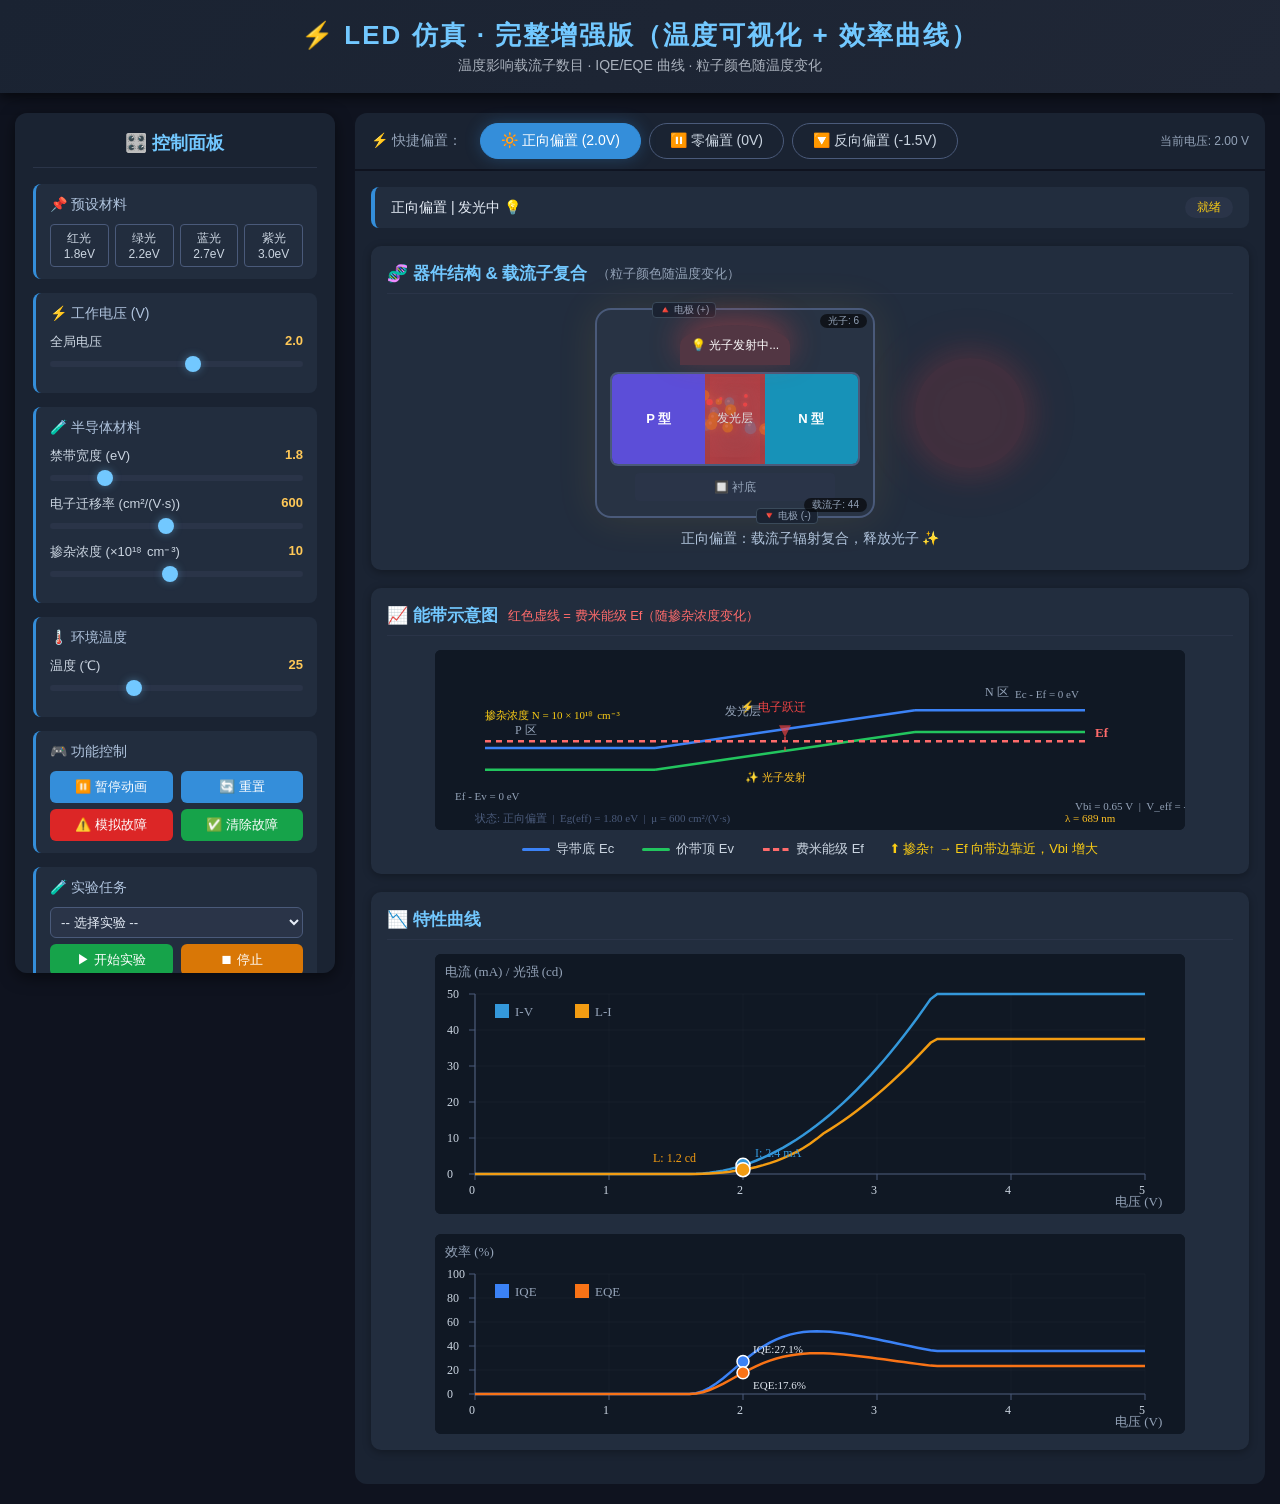
<file: index.html>
<!DOCTYPE html>
<html lang="zh-CN">
<head>
    <meta charset="UTF-8">
    <meta name="viewport" content="width=device-width, initial-scale=1.0">
    <title>LED 仿真 · 完整增强版（温度可视化+效率曲线）</title>
    <style>
        /* ===== 样式（与之前相同，略作调整以容纳新画布） ===== */
        * { margin:0; padding:0; box-sizing:border-box; font-family:"Microsoft Yahei","PingFang SC",sans-serif; }
        body { background-color:#0f131f; color:#e6edf7; }
        .page-header { background:linear-gradient(135deg,#1a2332,#202736); text-align:center; padding:18px 20px; box-shadow:0 4px 12px rgba(0,0,0,0.6); }
        .page-header h1 { font-size:26px; color:#72c8ff; letter-spacing:2px; }
        .page-header p { font-size:14px; opacity:0.7; margin-top:4px; }
        .main-container { display:flex; max-width:1700px; margin:20px auto; gap:20px; padding:0 15px; }
        .control-sidebar { width:320px; background-color:#1a2332; border-radius:12px; padding:18px; box-shadow:0 4px 16px rgba(0,0,0,0.5); position:sticky; top:20px; height:fit-content; flex-shrink:0; max-height:calc(100vh - 40px); overflow-y:auto; }
        .control-sidebar::-webkit-scrollbar { width:4px; }
        .control-sidebar::-webkit-scrollbar-thumb { background:#3a4456; border-radius:4px; }
        .control-title { font-size:18px; color:#72c8ff; text-align:center; padding-bottom:12px; border-bottom:1px solid #2a3448; margin-bottom:16px; font-weight:bold; }
        .control-group { background-color:#222d3e; padding:12px 14px; border-radius:8px; margin-bottom:14px; border-left:3px solid #348eda; }
        .group-title { font-size:14px; color:#b0c4de; margin-bottom:10px; display:flex; align-items:center; gap:6px; }
        .control-item { margin-bottom:10px; }
        .control-item label { font-size:13px; display:block; margin-bottom:2px; color:#cbd5e1; }
        .value-show { float:right; color:#ffc857; font-weight:bold; font-size:13px; }
        input[type="range"] { width:100%; height:6px; background:#2a3448; border-radius:3px; outline:none; -webkit-appearance:none; }
        input[type="range"]::-webkit-slider-thumb { -webkit-appearance:none; width:16px; height:16px; border-radius:50%; background:#72c8ff; cursor:pointer; box-shadow:0 0 8px rgba(114,200,255,0.4); }
        .btn-row { display:flex; gap:8px; flex-wrap:wrap; }
        .ctrl-btn { border:none; background:#348eda; color:#fff; padding:7px 12px; border-radius:6px; cursor:pointer; font-size:13px; transition:all 0.2s; flex:1; min-width:60px; }
        .ctrl-btn:hover { background:#2779bd; transform:translateY(-1px); box-shadow:0 0 12px rgba(52,142,218,0.3); }
        .ctrl-btn.warning { background:#d97706; }
        .ctrl-btn.warning:hover { background:#b45309; }
        .ctrl-btn.danger { background:#dc2626; }
        .ctrl-btn.danger:hover { background:#b91c1c; }
        .ctrl-btn.success { background:#16a34a; }
        .ctrl-btn.success:hover { background:#15803d; }
        .preset-row { display:flex; gap:6px; margin-top:6px; flex-wrap:wrap; }
        .preset-btn { flex:1; padding:5px 0; border:1px solid #4a5a7a; background:transparent; color:#cbd5e1; border-radius:4px; cursor:pointer; font-size:12px; transition:0.2s; text-align:center; }
        .preset-btn:hover { background:#2a3448; border-color:#72c8ff; color:#fff; }
        .preset-btn.active { border-color:#facc15; color:#facc15; }
        .data-group { background-color:#222d3e; padding:12px 14px; border-radius:8px; margin-bottom:14px; border-left:3px solid #facc15; }
        .data-line { font-size:13px; margin:4px 0; display:flex; justify-content:space-between; }
        .data-line span { color:#ffc857; font-weight:bold; }
        .data-line .label { color:#94a3b8; }
        .data-line .highlight { color:#ff6b6b; font-weight:bold; }
        .help-text { font-size:12px; color:#94a3b8; line-height:1.6; }
        .view-main { flex:1; display:flex; flex-direction:column; min-width:0; }
        .preset-nav { display:flex; gap:8px; background-color:#1a2332; padding:10px 16px; border-radius:12px 12px 0 0; margin-bottom:2px; flex-wrap:wrap; }
        .preset-nav .preset-label { font-size:14px; color:#94a3b8; margin-right:10px; align-self:center; }
        .preset-nav .preset-btn-nav { padding:8px 20px; border:1px solid #4a5a7a; background:transparent; color:#cbd5e1; border-radius:20px; cursor:pointer; font-size:14px; transition:0.3s; font-weight:500; }
        .preset-nav .preset-btn-nav:hover { background:#2a3448; border-color:#72c8ff; }
        .preset-nav .preset-btn-nav.active { background:#348eda; border-color:#348eda; color:#fff; box-shadow:0 0 16px rgba(52,142,218,0.3); }
        .view-content { background-color:#1a2332; border-radius:0 0 12px 12px; padding:16px; }
        .progress-bar { background:#222d3e; padding:10px 16px; border-radius:8px; border-left:4px #348eda solid; margin-bottom:18px; display:flex; justify-content:space-between; align-items:center; flex-wrap:wrap; }
        .progress-text { font-size:14px; }
        .experiment-indicator { font-size:12px; color:#facc15; background:#2a3448; padding:2px 12px; border-radius:12px; }
        .sim-section { background-color:#222d3e; padding:16px; border-radius:10px; margin-bottom:18px; box-shadow:0 2px 8px rgba(0,0,0,0.3); }
        .section-title { font-size:17px; color:#72c8ff; padding-bottom:8px; border-bottom:1px solid #2a3448; margin-bottom:14px; display:flex; align-items:center; gap:10px; flex-wrap:wrap; }
        .section-title small { font-size:13px; color:#94a3b8; font-weight:normal; }
        .sim-content { display:flex; flex-direction:column; align-items:center; }
        .led-full-display { display:flex; align-items:center; gap:40px; flex-wrap:wrap; justify-content:center; width:100%; }
        .led-package { width:280px; height:210px; border:2px solid #4a5a7a; border-radius:16px; background:rgba(255,255,255,0.03); display:flex; flex-direction:column; align-items:center; justify-content:space-around; padding:12px; position:relative; transition:box-shadow 0.3s; }
        .led-package.glow { box-shadow:0 0 40px rgba(255,200,50,0.1); }
        .electrode-top, .electrode-bottom { position:absolute; font-size:10px; color:#94a3b8; background:#1a2332; padding:0 6px; border-radius:4px; border:1px solid #3a4a5a; }
        .electrode-top { top:-8px; left:20%; }
        .electrode-bottom { bottom:-8px; right:20%; }
        .photon-area { width:110px; height:40px; border-radius:50% 50% 0 0; background:rgba(255,255,255,0.04); text-align:center; line-height:40px; font-size:12px; transition:all 0.3s; position:relative; z-index:2; }
        .carrier-wrap { position:relative; width:250px; height:94px; }
        .carrier-wrap canvas { position:absolute; top:0; left:0; width:250px; height:94px; background:transparent; }
        .led-pn { width:250px; height:94px; display:flex; border:2px solid #4a5a7a; border-radius:8px; overflow:hidden; position:relative; z-index:1; }
        .p-area { width:38%; background:#5c4ed8; display:flex; align-items:center; justify-content:center; font-size:13px; font-weight:bold; color:#fff; }
        .light-layer { width:24%; background:#4a5a7a; display:flex; align-items:center; justify-content:center; font-size:12px; transition:background 0.4s, box-shadow 0.4s; color:#ddd; }
        .light-layer.active { background:#fbbf24; box-shadow:inset 0 0 30px rgba(251,191,36,0.5); color:#000; }
        .n-area { width:38%; background:#1792b8; display:flex; align-items:center; justify-content:center; font-size:13px; font-weight:bold; color:#fff; }
        .substrate { width:200px; height:28px; background:#2a3448; border-radius:4px; text-align:center; line-height:28px; font-size:12px; color:#94a3b8; position:relative; z-index:2; }
        .photon-count, .carrier-label { position:absolute; font-size:10px; color:#94a3b8; background:rgba(0,0,0,0.6); padding:0 8px; border-radius:10px; z-index:3; }
        .photon-count { top:4px; right:6px; }
        .carrier-label { bottom:4px; right:6px; }
        #led-main { width:110px; height:110px; border-radius:50%; background:#111; transition:background 0.15s, box-shadow 0.15s, opacity 0.15s; position:relative; }
        #led-main::after { content:''; position:absolute; top:-20px; left:-20px; right:-20px; bottom:-20px; border-radius:50%; background:inherit; opacity:0.25; filter:blur(35px); animation:pulseGlow 2s ease-in-out infinite alternate; z-index:-1; }
        @keyframes pulseGlow { 0% { transform:scale(0.7); opacity:0.1; } 100% { transform:scale(1.4); opacity:0.5; } }
        .process-desc { margin-top:12px; font-size:14px; color:#b0c4de; text-align:center; min-height:24px; }
        canvas { display:block; background:#101824; border-radius:6px; max-width:100%; }
        .band-legend { display:flex; justify-content:center; gap:28px; margin-top:10px; font-size:13px; color:#cbd5e1; flex-wrap:wrap; }
        .band-legend .item { display:flex; align-items:center; gap:6px; }
        .band-legend .line-sample { width:28px; height:3px; border-radius:2px; }
        .band-legend .line-sample.dashed { height:0; border-top:3px dashed #ff6b6b; width:28px; }
        .curve-container { display:flex; flex-direction:column; gap:20px; width:100%; align-items:center; }
        .curve-row { display:flex; flex-wrap:wrap; justify-content:center; gap:20px; width:100%; }
        @media (max-width:1024px) { .main-container { flex-direction:column; } .control-sidebar { width:100%; position:static; max-height:none; overflow-y:visible; } .led-full-display { flex-direction:column; gap:20px; } }
        @media (max-width:600px) { .page-header h1 { font-size:18px; } .preset-nav .preset-btn-nav { padding:6px 12px; font-size:12px; } .led-package { width:100%; max-width:280px; } .carrier-wrap { width:100%; max-width:250px; } .led-pn { width:100%; max-width:250px; } .control-sidebar { padding:12px; } .band-legend { gap:14px; font-size:11px; } .curve-row { flex-direction:column; align-items:center; } }
        .fault-flash { animation:faultBlink 0.3s ease 3; }
        @keyframes faultBlink { 0%,100%{opacity:1;} 50%{opacity:0.1;} }
    </style>
</head>
<body>
    <header class="page-header">
        <h1>⚡ LED 仿真 · 完整增强版（温度可视化 + 效率曲线）</h1>
        <p>温度影响载流子数目 · IQE/EQE 曲线 · 粒子颜色随温度变化</p>
    </header>
    <div class="main-container">
        <!-- 左侧控制面板（新增温度因子显示） -->
        <aside class="control-sidebar">
            <div class="control-title">🎛️ 控制面板</div>
            <div class="control-group">
                <div class="group-title">📌 预设材料</div>
                <div class="preset-row">
                    <button class="preset-btn" data-eg="1.8">红光 1.8eV</button>
                    <button class="preset-btn" data-eg="2.2">绿光 2.2eV</button>
                    <button class="preset-btn" data-eg="2.7">蓝光 2.7eV</button>
                    <button class="preset-btn" data-eg="3.0">紫光 3.0eV</button>
                </div>
            </div>
            <div class="control-group">
                <div class="group-title">⚡ 工作电压 (V)</div>
                <div class="control-item">
                    <label>全局电压 <span class="value-show" id="volt-value">2.0</span></label>
                    <input type="range" id="volt-slider" min="-2" max="5" step="0.05" value="2.0">
                </div>
            </div>
            <div class="control-group">
                <div class="group-title">🧪 半导体材料</div>
                <div class="control-item">
                    <label>禁带宽度 (eV) <span class="value-show" id="band-value">1.8</span></label>
                    <input type="range" id="band-slider" min="1.4" max="3.4" step="0.02" value="1.8">
                </div>
                <div class="control-item">
                    <label>电子迁移率 (cm²/(V·s)) <span class="value-show" id="mobility-e-value">600</span></label>
                    <input type="range" id="mobility-e-slider" min="100" max="1200" step="50" value="600">
                </div>
                <div class="control-item">
                    <label>掺杂浓度 (×10¹⁸ cm⁻³) <span class="value-show" id="doping-value">10</span></label>
                    <input type="range" id="doping-slider" min="1" max="20" step="1" value="10">
                </div>
            </div>
            <div class="control-group">
                <div class="group-title">🌡️ 环境温度</div>
                <div class="control-item">
                    <label>温度 (℃) <span class="value-show" id="temp-value">25</span></label>
                    <input type="range" id="temp-slider" min="-20" max="120" step="1" value="25">
                </div>
            </div>
            <div class="control-group">
                <div class="group-title">🎮 功能控制</div>
                <div class="btn-row">
                    <button id="toggle-animation" class="ctrl-btn">⏸️ 暂停动画</button>
                    <button id="reset-btn" class="ctrl-btn">🔄 重置</button>
                </div>
                <div class="btn-row" style="margin-top:6px;">
                    <button id="fault-btn" class="ctrl-btn danger">⚠️ 模拟故障</button>
                    <button id="clear-fault" class="ctrl-btn success">✅ 清除故障</button>
                </div>
            </div>
            <div class="control-group">
                <div class="group-title">🧪 实验任务</div>
                <select id="experiment-select" style="width:100%;padding:6px;border-radius:6px;background:#2a3448;color:#e6edf7;border:1px solid #4a5a7a;">
                    <option value="none">-- 选择实验 --</option>
                    <option value="iv">伏安特性扫描 (I-V)</option>
                    <option value="li">光强-电流特性 (L-I)</option>
                    <option value="color">颜色-波长关系 (扫描Eg)</option>
                </select>
                <div class="btn-row" style="margin-top:6px;">
                    <button id="start-experiment" class="ctrl-btn success">▶ 开始实验</button>
                    <button id="stop-experiment" class="ctrl-btn warning">⏹ 停止</button>
                </div>
                <div id="experiment-status" style="font-size:12px;color:#94a3b8;margin-top:4px;">就绪</div>
            </div>
            <div class="control-group">
                <div class="group-title">💾 数据操作</div>
                <div class="btn-row">
                    <button id="export-csv" class="ctrl-btn">📊 导出 CSV</button>
                    <button id="export-screenshot" class="ctrl-btn">🖼️ 导出截图</button>
                </div>
            </div>
            <!-- 数据面板增强：温度因子和载流子浓度 -->
            <div class="data-group">
                <div class="group-title">📊 实时数据 & 效率</div>
                <div class="data-line"><span class="label">工作电流</span> <span id="current-data">0</span> mA</div>
                <div class="data-line"><span class="label">发光波长</span> <span id="wave-data">0</span> nm</div>
                <div class="data-line"><span class="label">发光强度</span> <span id="light-data">0</span> cd</div>
                <div class="data-line"><span class="label">热损耗</span> <span id="loss-data">0</span> %</div>
                <div class="data-line"><span class="label">偏置状态</span> <span id="bias-state">正向偏置</span></div>
                <div class="data-line" style="border-top:1px solid #2a3448;padding-top:4px;margin-top:4px;">
                    <span class="label">载流子数</span> <span id="carrier-count">0</span>
                </div>
                <!-- 新增温度影响因子 -->
                <div class="data-line" style="font-size:12px;color:#94a3b8;">
                    <span>🌡️ 温度注入因子</span> <span id="temp-inject-factor" style="color:#ff6b6b;">1.00</span>
                </div>
                <div class="data-line" style="border-top:1px solid #2a3448;padding-top:4px;margin-top:4px;">
                    <span class="label">内量子效率 (IQE)</span> <span id="iqe-data">0</span> %
                </div>
                <div class="data-line"><span class="label">外量子效率 (EQE)</span> <span id="eqe-data">0</span> %</div>
                <div class="data-line"><span class="label">电光转换效率 (WPE)</span> <span id="wpe-data">0</span> %</div>
                <div class="data-line" style="border-top:1px dashed #2a3448;padding-top:4px;margin-top:4px;font-size:13px;">
                    <span class="label" style="color:#ff6b6b;">🌡️ SRH温度倍率</span>
                    <span id="srh-temp-factor" style="color:#ff6b6b;font-weight:bold;">1.00x</span>
                </div>
                <div class="data-line" style="font-size:11px;color:#94a3b8;">
                    <span>辐射复合 R_rad</span> <span id="rrad-data" style="color:#3b82f6;">0</span>
                </div>
                <div class="data-line" style="font-size:11px;color:#94a3b8;">
                    <span>SRH复合 R_srh</span> <span id="rsrh-data" style="color:#dc2626;">0</span>
                </div>
                <div class="data-line" style="font-size:11px;color:#94a3b8;">
                    <span>俄歇复合 R_aug</span> <span id="raug-data" style="color:#a855f7;">0</span>
                </div>
                <div id="fault-warning" style="display:none;color:#dc2626;font-weight:bold;margin-top:4px;">🚨 故障激活！</div>
            </div>
            <div class="control-group">
                <div class="group-title">📖 使用说明</div>
                <div class="help-text">
                    • <b>温度因子</b> 影响载流子注入效率，低温粒子多且亮<br>
                    • <b>效率曲线</b> 显示 IQE/EQE 随电压变化<br>
                    • <b>粒子颜色</b> 随温度变化（暖色→冷色）<br>
                    • 拖动温度滑块，载流子数目和颜色同步响应
                </div>
            </div>
        </aside>

        <!-- 主视图 -->
        <div class="view-main">
            <div class="preset-nav">
                <span class="preset-label">⚡ 快捷偏置：</span>
                <button class="preset-btn-nav active" data-voltage="2.0">🔆 正向偏置 (2.0V)</button>
                <button class="preset-btn-nav" data-voltage="0">⏸️ 零偏置 (0V)</button>
                <button class="preset-btn-nav" data-voltage="-1.5">🔽 反向偏置 (-1.5V)</button>
                <span style="margin-left:auto;font-size:12px;color:#94a3b8;align-self:center;">当前电压: <span id="current-voltage-display">2.00</span> V</span>
            </div>
            <div class="view-content">
                <div class="progress-bar">
                    <span class="progress-text" id="progress-text">正向偏置 | 发光状态</span>
                    <span class="experiment-indicator" id="exp-indicator">就绪</span>
                </div>
                <!-- 结构 -->
                <section class="sim-section">
                    <h2 class="section-title">🧬 器件结构 & 载流子复合 <small>（粒子颜色随温度变化）</small></h2>
                    <div class="sim-content">
                        <div class="led-full-display">
                            <div class="led-package" id="package-main">
                                <span class="electrode-top">🔺 电极 (+)</span>
                                <span class="electrode-bottom">🔻 电极 (-)</span>
                                <div class="photon-area" id="photon-main">💡 光子发射区</div>
                                <div class="carrier-wrap">
                                    <canvas id="carrier-main" width="250" height="94"></canvas>
                                    <div class="led-pn">
                                        <div class="p-area">P 型</div>
                                        <div class="light-layer" id="light-layer-main">发光层</div>
                                        <div class="n-area">N 型</div>
                                    </div>
                                </div>
                                <div class="substrate">🔲 衬底</div>
                                <span class="photon-count" id="photon-count-main">光子: 0</span>
                                <span class="carrier-label" id="carrier-label-main">载流子: 0</span>
                            </div>
                            <div id="led-main"></div>
                        </div>
                        <p class="process-desc" id="desc-main">正向偏置：载流子辐射复合，释放光子</p>
                    </div>
                </section>
                <!-- 能带图 -->
                <section class="sim-section">
                    <h2 class="section-title">📈 能带示意图 <small style="color:#ff6b6b;">红色虚线 = 费米能级 Ef（随掺杂浓度变化）</small></h2>
                    <div class="sim-content">
                        <canvas id="band-main" width="750" height="180"></canvas>
                        <div class="band-legend">
                            <span class="item"><span class="line-sample" style="background:#3b82f6;"></span> 导带底 Ec</span>
                            <span class="item"><span class="line-sample" style="background:#22c55e;"></span> 价带顶 Ev</span>
                            <span class="item"><span class="line-sample dashed"></span> 费米能级 Ef</span>
                            <span class="item" style="color:#facc15;">⬆ 掺杂↑ → Ef 向带边靠近，Vbi 增大</span>
                        </div>
                    </div>
                </section>
                <!-- 曲线区域：I-V/L-I + 效率曲线 -->
                <section class="sim-section">
                    <h2 class="section-title">📉 特性曲线</h2>
                    <div class="sim-content">
                        <div class="curve-container">
                            <!-- I-V & L-I -->
                            <div class="curve-row">
                                <canvas id="chart-main" width="750" height="260"></canvas>
                            </div>
                            <!-- 效率曲线 (IQE/EQE vs V) -->
                            <div class="curve-row">
                                <canvas id="efficiency-chart" width="750" height="200"></canvas>
                            </div>
                        </div>
                    </div>
                </section>
            </div>
        </div>
    </div>

    <script>
        // =====================================================================
        //  完整增强版：温度影响载流子数目（粒子生成速率 + 颜色）
        //  新增效率曲线 (IQE/EQE vs Voltage)
        // =====================================================================

        // ---- DOM 引用 ----
        const voltSlider = document.getElementById('volt-slider');
        const voltValue = document.getElementById('volt-value');
        const bandSlider = document.getElementById('band-slider');
        const bandValue = document.getElementById('band-value');
        const tempSlider = document.getElementById('temp-slider');
        const tempValue = document.getElementById('temp-value');
        const mobilityESlider = document.getElementById('mobility-e-slider');
        const mobilityEValue = document.getElementById('mobility-e-value');
        const dopingSlider = document.getElementById('doping-slider');
        const dopingValue = document.getElementById('doping-value');

        const currentData = document.getElementById('current-data');
        const waveData = document.getElementById('wave-data');
        const lightData = document.getElementById('light-data');
        const lossData = document.getElementById('loss-data');
        const biasState = document.getElementById('bias-state');
        const carrierCountEl = document.getElementById('carrier-count');
        const iqeData = document.getElementById('iqe-data');
        const eqeData = document.getElementById('eqe-data');
        const wpeData = document.getElementById('wpe-data');
        const rradData = document.getElementById('rrad-data');
        const rsrhData = document.getElementById('rsrh-data');
        const raugData = document.getElementById('raug-data');
        const srhTempFactor = document.getElementById('srh-temp-factor');
        const tempInjectFactor = document.getElementById('temp-inject-factor');
        const faultWarning = document.getElementById('fault-warning');
        const currentVoltageDisplay = document.getElementById('current-voltage-display');

        const resetBtn = document.getElementById('reset-btn');
        const toggleAnim = document.getElementById('toggle-animation');
        const faultBtn = document.getElementById('fault-btn');
        const clearFault = document.getElementById('clear-fault');

        const exportCsv = document.getElementById('export-csv');
        const exportScreenshot = document.getElementById('export-screenshot');

        const experimentSelect = document.getElementById('experiment-select');
        const startExp = document.getElementById('start-experiment');
        const stopExp = document.getElementById('stop-experiment');
        const expStatus = document.getElementById('experiment-status');

        const presetBtns = document.querySelectorAll('.preset-btn-nav');
        const materialPresets = document.querySelectorAll('.preset-btn');

        // 画布
        const carrierCanvas = document.getElementById('carrier-main');
        const carrierCtx = carrierCanvas.getContext('2d');
        const bandCanvas = document.getElementById('band-main');
        const bandCtx = bandCanvas.getContext('2d');
        const chartCanvas = document.getElementById('chart-main');
        const chartCtx = chartCanvas.getContext('2d');
        const effChartCanvas = document.getElementById('efficiency-chart');
        const effChartCtx = effChartCanvas.getContext('2d');

        const ledEl = document.getElementById('led-main');
        const photonArea = document.getElementById('photon-main');
        const lightLayer = document.getElementById('light-layer-main');
        const packageEl = document.getElementById('package-main');
        const photonCount = document.getElementById('photon-count-main');
        const carrierLabel = document.getElementById('carrier-label-main');
        const descEl = document.getElementById('desc-main');
        const progressText = document.getElementById('progress-text');
        const expIndicator = document.getElementById('exp-indicator');

        // ---- 仿真参数 ----
        const simParam = {
            voltage: 2.0,
            bandGap: 1.8,
            temp: 25,
            mobilityE: 600,
            doping: 10,
            current: 0,
            wavelength: 0,
            lightIntensity: 0,
            heatLoss: 0,
            isAnimRun: true,
            faultActive: false,
            faultType: 'none'
        };

        let particles = [];
        let photons = [];
        const H_CONST = 1240;
        const V_ON = 1.6;
        const X_MAX = 5;
        const Y_MAX = 50;
        let frameCount = 0;

        // ---- 工具函数 ----
        function getBiasStatus(v) {
            if (v < -0.1) return "反向偏置";
            if (v > 0.1) return "正向偏置";
            return "零偏置";
        }

        function getEmissionColor(wavelength, alpha = 1) {
            const w = wavelength || 580;
            let r, g, b;
            if (w >= 620) { r = 239; g = 68; b = 68; }
            else if (w >= 570) { r = 249; g = 115; b = 22; }
            else if (w >= 495) { r = 34; g = 197; b = 94; }
            else if (w >= 450) { r = 59; g = 130; b = 246; }
            else { r = 168; g = 85; b = 247; }
            return `rgba(${r},${g},${b},${alpha})`;
        }
        function getEmissionColorHex(wavelength) {
            const w = wavelength || 580;
            if (w >= 620) return '#ef4444';
            if (w >= 570) return '#f97316';
            if (w >= 495) return '#22c55e';
            if (w >= 450) return '#3b82f6';
            return '#a855f7';
        }
        function getEffectiveBandGap() {
            let eg = simParam.bandGap;
            eg -= (simParam.temp - 25) * 0.0002;
            return Math.max(1.0, eg);
        }

        // ---- 电流与光强基础计算 ----
        function calcPoint(v) {
            const tempFactor = 1 + (simParam.temp - 25) * 0.012;
            const mobilityFactor = Math.pow(simParam.mobilityE / 600, 1.5);
            const dopingFactor = simParam.doping / 10;
            const materialFactor = mobilityFactor * dopingFactor;
            let i = 0;
            let faultLimit = 1;
            if (simParam.faultActive && simParam.faultType === 'overcurrent') faultLimit = 0.3;
            if (v >= V_ON) {
                i = Math.pow(v - V_ON, 2) * 15 * tempFactor * materialFactor * faultLimit;
            }
            i = Math.min(i, Y_MAX);
            const lossFactor = Math.max(0, 1 - (simParam.temp / 150));
            const saturation = 0.6 + 0.4 * Math.min(i / 15, 1);
            let l = i * lossFactor * saturation * 0.9;
            if (simParam.faultActive && simParam.faultType === 'overtemp') l *= 0.2;
            return { v, i, l };
        }

        // ---- ABC 效率计算 ----
        function calcEfficiency(current, temp) {
            const n = current / 15;
            if (n < 1e-6) return { iqe: 0, eqe: 0, Rrad: 0, Rsrh: 0, Raug: 0, A: 0, B: 0, C: 0, srhFactor: 1 };

            const T = temp + 273.15;
            const T0 = 298.15;
            const dT = T - T0;

            const srhFactor = Math.exp(dT / 50);

            const A = 0.5 * srhFactor;
            const B = 1.2 * (1 - 0.002 * dT);
            const C = 0.6 * (1 + 0.005 * dT);

            const Rrad = B * n * n;
            const Rsrh = A * n;
            const Raug = C * n * n * n;
            const total = Rrad + Rsrh + Raug;
            const iqe = (total > 0) ? (Rrad / total) * 100 : 0;

            const extraction = 0.65 - 0.001 * dT / 50;
            const eqe = iqe * Math.max(0.3, Math.min(0.85, extraction));

            return { iqe, eqe, Rrad, Rsrh, Raug, A, B, C, srhFactor };
        }

        // ---- 计算效率曲线数据（用于画图） ----
        function calcEfficiencyCurve() {
            const data = [];
            for (let v = 0; v <= X_MAX; v += 0.1) {
                const pt = calcPoint(v);
                const eff = calcEfficiency(pt.i, simParam.temp);
                data.push({ v: v, iqe: eff.iqe, eqe: eff.eqe });
            }
            return data;
        }

        // ---- 主仿真计算 ----
        function calcSimulation() {
            const egEff = getEffectiveBandGap();
            simParam.wavelength = Math.round(H_CONST / egEff);
            const pt = calcPoint(simParam.voltage);
            simParam.current = parseFloat(pt.i.toFixed(2));

            const rawLight = parseFloat(pt.l.toFixed(2));

            const eff = calcEfficiency(simParam.current, simParam.temp);
            const iqe = eff.iqe;
            const eqe = eff.eqe;

            srhTempFactor.innerText = eff.srhFactor.toFixed(2) + 'x';
            // 温度注入因子（用于粒子生成）
            const injectFactor = 1 - 0.004 * (simParam.temp - 25);
            const clampedFactor = Math.max(0.3, Math.min(1.5, injectFactor));
            tempInjectFactor.innerText = clampedFactor.toFixed(2);

            const iqeFactor = iqe / 55;
            let faultFactor = 1;
            if (simParam.faultActive && simParam.faultType === 'overtemp') faultFactor = 0.2;
            if (simParam.faultActive && simParam.faultType === 'overcurrent') faultFactor = 0.5;
            simParam.lightIntensity = parseFloat((rawLight * iqeFactor * faultFactor).toFixed(2));

            const nonRadiative = 100 - iqe;
            const tempLoss = Math.round((simParam.temp / 120) * 50);
            simParam.heatLoss = Math.min(95, Math.round(nonRadiative * 0.5 + tempLoss * 0.5));

            const pElec = simParam.voltage * simParam.current / 1000;
            const pOpt = simParam.lightIntensity * 0.01;
            const extractionEfficiency = 0.65;
            const wallPlugLoss = 0.85;
            let wpe = (pElec > 0) ? (pOpt / pElec) * 100 * extractionEfficiency * wallPlugLoss : 0;
            wpe = Math.min(wpe, 65);

            iqeData.innerText = iqe.toFixed(1);
            eqeData.innerText = eqe.toFixed(1);
            wpeData.innerText = wpe.toFixed(1);
            rradData.innerText = eff.Rrad.toFixed(3);
            rsrhData.innerText = eff.Rsrh.toFixed(3);
            raugData.innerText = eff.Raug.toFixed(3);

            biasState.innerText = getBiasStatus(simParam.voltage);
            currentVoltageDisplay.innerText = simParam.voltage.toFixed(2);
            updateDataView();
            updateDescAndProgress();
            updateLedEffect();
            drawAllChart();
            drawEfficiencyChart();
            drawAllBand();

            if (simParam.faultActive) {
                faultWarning.style.display = 'block';
                faultWarning.innerText = simParam.faultType === 'overcurrent' ? '🚨 过流故障！电流受限' : '🚨 过热故障！亮度骤降';
            } else {
                faultWarning.style.display = 'none';
            }
        }

        function updateDataView() {
            currentData.innerText = simParam.current;
            waveData.innerText = simParam.wavelength;
            lightData.innerText = simParam.lightIntensity;
            lossData.innerText = simParam.heatLoss;
            carrierCountEl.innerText = particles.length;
        }

        function updateDescAndProgress() {
            const v = simParam.voltage;
            const expText = simParam.faultActive ? '⚠️ 故障' : '就绪';
            expIndicator.innerText = expText;
            if (v < -0.1) {
                descEl.innerText = "反向偏置：势垒大幅加宽，载流子无法导通";
                progressText.innerText = '反向偏置 | 截止';
            } else if (v >= -0.1 && v <= 0.1) {
                descEl.innerText = "零偏置：内建势垒存在，能带弯曲，无净电流";
                progressText.innerText = '零偏置 | 内建电场';
            } else if (v >= V_ON) {
                descEl.innerText = "正向偏置：载流子辐射复合，释放光子 ✨";
                progressText.innerText = '正向偏置 | 发光中 💡';
            } else {
                descEl.innerText = "正向低压：尚未克服内建电势，电流较小";
                progressText.innerText = '正向偏置（低压）| 微弱发光';
            }
            carrierLabel.innerText = `载流子: ${particles.length}`;
            photonCount.innerText = `光子: ${photons.length}`;
        }

        // ---- LED 发光 ----
        let breathPhase = 0;
        function updateLedEffect() {
            const v = simParam.voltage;
            const wave = simParam.wavelength;
            const color = getEmissionColorHex(wave);
            breathPhase += 0.03;
            const breath = 0.7 + 0.3 * Math.sin(breathPhase);
            const isFault = simParam.faultActive;
            if (v >= V_ON && simParam.isAnimRun && !isFault) {
                const intensity = Math.min(1, simParam.lightIntensity / 20) * breath;
                const alpha = 0.3 + 0.7 * intensity;
                const r = parseInt(color.slice(1,3),16), g = parseInt(color.slice(3,5),16), b = parseInt(color.slice(5,7),16);
                const bg = `rgba(${r},${g},${b},${alpha})`;
                ledEl.style.background = bg;
                const glowSize = 20 + 30 * intensity;
                ledEl.style.boxShadow = `0 0 ${glowSize}px ${glowSize/2}px ${color}40, 0 0 ${glowSize*2}px ${glowSize/3}px ${color}20`;
                ledEl.style.opacity = Math.min(1, 0.4 + 0.6 * intensity);
                photonArea.style.background = `rgba(${r},${g},${b},${0.2 + 0.3 * intensity})`;
                photonArea.style.boxShadow = `0 -8px 30px ${color}60`;
                photonArea.style.color = '#fff';
                photonArea.innerHTML = '💡 光子发射中...';
                lightLayer.style.background = `rgba(${r},${g},${b},${0.5 + 0.5 * intensity})`;
                lightLayer.style.boxShadow = `inset 0 0 30px ${color}60`;
                packageEl.classList.add('glow');
            } else if (isFault) {
                ledEl.style.background = '#333';
                ledEl.style.boxShadow = '0 0 20px red';
                ledEl.style.opacity = '0.3';
                photonArea.style.background = 'rgba(255,0,0,0.2)';
                photonArea.style.boxShadow = '0 0 30px red';
                photonArea.style.color = '#ff6b6b';
                photonArea.innerHTML = '⚠️ 故障模式';
                lightLayer.style.background = '#4a2a2a';
                lightLayer.style.boxShadow = 'inset 0 0 30px rgba(255,0,0,0.3)';
                packageEl.classList.add('glow');
            } else {
                ledEl.style.background = '#111';
                ledEl.style.boxShadow = 'none';
                ledEl.style.opacity = '0.2';
                photonArea.style.background = 'rgba(255,255,255,0.04)';
                photonArea.style.boxShadow = 'none';
                photonArea.style.color = '#94a3b8';
                photonArea.innerHTML = '🌑 无光子发射';
                lightLayer.style.background = '#4a5a7a';
                lightLayer.style.boxShadow = 'none';
                packageEl.classList.remove('glow');
            }
        }

        // ---- 粒子动画（增强温度影响） ----
        function spawnParticle() {
            const v = simParam.voltage;
            const isForward = v >= V_ON;
            const isZero = v >= -0.1 && v <= 0.1;
            const isReverse = v < -0.1;
            const fault = simParam.faultActive;
            const mobilityFactor = simParam.mobilityE / 600;

            // 温度注入因子（低温粒子多，高温粒子少）
            const injectFactor = 1 - 0.004 * (simParam.temp - 25);
            const clampedFactor = Math.max(0.3, Math.min(1.5, injectFactor));

            let rate = 0;
            if (isForward && !fault) {
                rate = 0.2 + 0.6 * Math.pow(mobilityFactor, 1.5) * (simParam.doping / 10) * clampedFactor;
            } else if (isZero) {
                rate = 0.05 * clampedFactor;
            } else if (isReverse) {
                rate = 0.02 * clampedFactor;
            }
            if (fault) rate *= 0.1;
            if (Math.random() < rate && simParam.isAnimRun) {
                const fromP = Math.random() < 0.5;
                const x = fromP ? 20 + Math.random() * 30 : 190 + Math.random() * 30;
                const y = 20 + Math.random() * 50;
                const baseSpeed = 1.0 + 2.0 * mobilityFactor;
                const vx = fromP ? (baseSpeed + Math.random() * 0.8) : (-baseSpeed - Math.random() * 0.8);
                const vy = (Math.random() - 0.5) * 0.8;
                const size = 3 + Math.random() * 3;
                const type = fromP ? 'hole' : 'electron';
                // 存储温度因子以便绘制颜色
                const tempColorFactor = clampedFactor;
                particles.push({ x, y, vx, vy, size, type, life: 1, maxLife: 100 + Math.random() * 150, tempFactor: tempColorFactor });
            }
            if (isForward && simParam.isAnimRun && !fault) {
                const photonRate = Math.max(0, simParam.lightIntensity / 15);
                if (Math.random() < photonRate) {
                    const wave = simParam.wavelength;
                    const color = getEmissionColor(wave, 0.9);
                    const angle = -Math.PI/2 + (Math.random()-0.5)*1.2;
                    const speed = 0.8 + Math.random()*1.5;
                    photons.push({
                        x: 120 + (Math.random()-0.5)*20,
                        y: 35 + (Math.random()-0.5)*10,
                        vx: Math.cos(angle)*speed*0.8,
                        vy: Math.sin(angle)*speed - 0.5,
                        size: 2 + Math.random()*4,
                        life: 1,
                        color: color,
                        decay: 0.005 + Math.random()*0.008
                    });
                }
            }
        }

        function updateParticles() {
            const v = simParam.voltage;
            const isForward = v >= V_ON;
            const isReverse = v < -0.1;
            const fault = simParam.faultActive;
            const mobilityFactor = simParam.mobilityE / 600;
            for (let i = particles.length - 1; i >= 0; i--) {
                const p = particles[i];
                if (isReverse) {
                    p.vx += (p.x < 120 ? -0.05 : 0.05);
                } else if (isForward && !fault) {
                    const accel = 0.03 * mobilityFactor;
                    p.vx += (p.x < 120 ? accel : -accel);
                }
                const thermalNoise = 0.05 + 0.05 * mobilityFactor;
                p.vx += (Math.random() - 0.5) * thermalNoise;
                p.vy += (Math.random() - 0.5) * thermalNoise;
                const maxSpeed = isForward ? (1.5 + 2.5 * mobilityFactor) : 1.2;
                const sp = Math.sqrt(p.vx*p.vx + p.vy*p.vy);
                if (sp > maxSpeed) { p.vx = (p.vx/sp)*maxSpeed; p.vy = (p.vy/sp)*maxSpeed; }
                p.x += p.vx;
                p.y += p.vy;
                if (p.x < 5) { p.x = 5; p.vx *= -0.5; }
                if (p.x > 235) { p.x = 235; p.vx *= -0.5; }
                if (p.y < 5) { p.y = 5; p.vy *= -0.5; }
                if (p.y > 85) { p.y = 85; p.vy *= -0.5; }
                const recombinationProb = 0.01 + 0.03 * (simParam.current / 10) * mobilityFactor;
                if (p.x > 100 && p.x < 140 && isForward && simParam.isAnimRun && !fault) {
                    if (Math.random() < recombinationProb) {
                        const wave = simParam.wavelength;
                        const color = getEmissionColor(wave, 0.9);
                        for (let k=0; k<2; k++) {
                            const angle = -Math.PI/2 + (Math.random()-0.5)*1.5;
                            const speed = 0.6 + Math.random()*1.8;
                            photons.push({
                                x: p.x + (Math.random()-0.5)*10,
                                y: p.y + (Math.random()-0.5)*10,
                                vx: Math.cos(angle)*speed,
                                vy: Math.sin(angle)*speed - 0.8,
                                size: 1.5 + Math.random()*3.5,
                                life: 1,
                                color: color,
                                decay: 0.006 + Math.random()*0.012
                            });
                        }
                        particles.splice(i,1);
                        continue;
                    }
                }
                p.life -= 0.002;
                if (p.life <= 0 || p.x < 0 || p.x > 240 || p.y < 0 || p.y > 90) {
                    particles.splice(i,1);
                }
            }
            for (let i = photons.length - 1; i >= 0; i--) {
                const ph = photons[i];
                ph.x += ph.vx;
                ph.y += ph.vy;
                ph.vy += 0.02;
                ph.life -= ph.decay || 0.01;
                ph.size *= 0.997;
                if (ph.life <= 0 || ph.size < 0.3 || ph.y < -20 || ph.x < -20 || ph.x > 260) {
                    photons.splice(i,1);
                }
            }
            if (particles.length > 300) particles.splice(0, particles.length - 300);
            if (photons.length > 200) photons.splice(0, photons.length - 200);
        }

        function drawParticles() {
            const ctx = carrierCtx;
            const canvas = carrierCanvas;
            ctx.clearRect(0,0,canvas.width,canvas.height);
            const v = simParam.voltage;
            if (v >= V_ON && simParam.isAnimRun && !simParam.faultActive) {
                const wave = simParam.wavelength;
                const color = getEmissionColor(wave, 0.15);
                ctx.fillStyle = color;
                ctx.fillRect(100,0,50,canvas.height);
                const grad = ctx.createRadialGradient(120,45,5,120,45,50);
                const c = getEmissionColor(wave,0.2);
                grad.addColorStop(0,c);
                grad.addColorStop(1,'rgba(255,255,255,0)');
                ctx.fillStyle = grad;
                ctx.fillRect(80,5,90,80);
            }
            // 绘制粒子，颜色随温度变化
            for (const p of particles) {
                // 温度因子影响颜色亮度：低温亮，高温暗
                const tf = p.tempFactor || 1.0;
                const brightness = Math.max(0.3, Math.min(1.0, tf * 0.7));
                let baseColor;
                if (p.type === 'electron') {
                    baseColor = [56, 189, 248]; // 蓝色
                } else {
                    baseColor = [250, 204, 21]; // 黄色
                }
                const r = Math.round(baseColor[0] * brightness);
                const g = Math.round(baseColor[1] * brightness);
                const b = Math.round(baseColor[2] * brightness);
                ctx.beginPath();
                ctx.arc(p.x, p.y, p.size, 0, Math.PI*2);
                ctx.fillStyle = `rgba(${r},${g},${b},${p.life * 0.9})`;
                ctx.shadowColor = `rgba(${r},${g},${b},0.5)`;
                ctx.shadowBlur = 8;
                ctx.fill();
                ctx.shadowBlur = 0;
                ctx.beginPath();
                ctx.arc(p.x - p.size*0.2, p.y - p.size*0.2, p.size*0.3, 0, Math.PI*2);
                ctx.fillStyle = `rgba(255,255,255,${0.3 * brightness})`;
                ctx.fill();
            }
            for (const ph of photons) {
                ctx.beginPath();
                ctx.arc(ph.x, ph.y, Math.max(0.5, ph.size), 0, Math.PI*2);
                ctx.fillStyle = ph.color || 'rgba(255,255,200,0.7)';
                ctx.shadowColor = ph.color || 'rgba(255,255,200,0.3)';
                ctx.shadowBlur = 15;
                ctx.fill();
                ctx.shadowBlur = 0;
                ctx.beginPath();
                ctx.arc(ph.x, ph.y, Math.max(0.5, ph.size*2.5), 0, Math.PI*2);
                const grad = ctx.createRadialGradient(ph.x, ph.y, 0, ph.x, ph.y, ph.size*2.5);
                grad.addColorStop(0, ph.color ? ph.color.replace('0.9','0.15') : 'rgba(255,255,200,0.1)');
                grad.addColorStop(1,'rgba(255,255,255,0)');
                ctx.fillStyle = grad;
                ctx.fill();
            }
            ctx.shadowBlur = 0;
        }

        function animationLoop() {
            frameCount++;
            spawnParticle();
            updateParticles();
            drawParticles();
            if (frameCount % 2 === 0) updateLedEffect();
            if (frameCount % 10 === 0) { updateDataView(); updateDescAndProgress(); }
            requestAnimationFrame(animationLoop);
        }

        // ---- 曲线绘制：I-V & L-I ----
        function drawChartSingle() {
            const ctx = chartCtx;
            const canvas = chartCanvas;
            const w = canvas.width, h = canvas.height;
            const pad = 40;
            ctx.clearRect(0, 0, w, h);
            ctx.fillStyle = '#101824';
            ctx.fillRect(0, 0, w, h);
            ctx.strokeStyle = '#4a5a7a';
            ctx.lineWidth = 1.2;
            ctx.beginPath();
            ctx.moveTo(pad, h - pad);
            ctx.lineTo(w - pad, h - pad);
            ctx.stroke();
            ctx.beginPath();
            ctx.moveTo(pad, pad);
            ctx.lineTo(pad, h - pad);
            ctx.stroke();
            ctx.fillStyle = '#94a3b8';
            ctx.font = "13px Microsoft Yahei";
            ctx.fillText("电压 (V)", w - 70, h - 8);
            ctx.fillText("电流 (mA) / 光强 (cd)", 10, 22);
            ctx.strokeStyle = 'rgba(255,255,255,0.05)';
            ctx.lineWidth = 0.5;
            for (let x = 0; x <= X_MAX; x += 1) {
                let px = pad + (x / X_MAX) * (w - pad * 2);
                ctx.beginPath();
                ctx.moveTo(px, pad);
                ctx.lineTo(px, h - pad);
                ctx.stroke();
            }
            for (let y = 0; y <= Y_MAX; y += 10) {
                let py = h - pad - (y / Y_MAX) * (h - pad * 2);
                ctx.beginPath();
                ctx.moveTo(pad, py);
                ctx.lineTo(w - pad, py);
                ctx.stroke();
            }
            ctx.strokeStyle = '#4a5a7a';
            ctx.lineWidth = 1;
            ctx.fillStyle = '#cbd5e1';
            ctx.font = "12px Microsoft Yahei";
            for (let x = 0; x <= X_MAX; x += 1) {
                let px = pad + (x / X_MAX) * (w - pad * 2);
                ctx.beginPath();
                ctx.moveTo(px, h - pad);
                ctx.lineTo(px, h - pad + 6);
                ctx.stroke();
                ctx.fillText(x, px - 6, h - pad + 20);
            }
            for (let y = 0; y <= Y_MAX; y += 10) {
                let py = h - pad - (y / Y_MAX) * (h - pad * 2);
                ctx.beginPath();
                ctx.moveTo(pad, py);
                ctx.lineTo(pad - 6, py);
                ctx.stroke();
                ctx.fillText(y, pad - 28, py + 4);
            }
            ctx.fillStyle = "#3498db";
            ctx.fillRect(pad + 20, pad + 10, 14, 14);
            ctx.fillStyle = "#94a3b8";
            ctx.font = "13px Microsoft Yahei";
            ctx.fillText("I-V", pad + 40, pad + 22);
            ctx.fillStyle = "#f39c12";
            ctx.fillRect(pad + 100, pad + 10, 14, 14);
            ctx.fillStyle = "#94a3b8";
            ctx.fillText("L-I", pad + 120, pad + 22);
            const points = [];
            for (let v = 0; v <= X_MAX; v += 0.05) {
                points.push(calcPoint(v));
            }
            if (points.length < 2) return;
            ctx.strokeStyle = '#3498db';
            ctx.lineWidth = 2.5;
            ctx.beginPath();
            points.forEach((pt, idx) => {
                let x = pad + (pt.v / X_MAX) * (w - pad * 2);
                let y = h - pad - (Math.min(pt.i, Y_MAX) / Y_MAX) * (h - pad * 2);
                idx === 0 ? ctx.moveTo(x, y) : ctx.lineTo(x, y);
            });
            ctx.stroke();
            ctx.strokeStyle = '#f39c12';
            ctx.lineWidth = 2.5;
            ctx.beginPath();
            points.forEach((pt, idx) => {
                let x = pad + (pt.v / X_MAX) * (w - pad * 2);
                let y = h - pad - (Math.min(pt.l, Y_MAX) / Y_MAX) * (h - pad * 2);
                idx === 0 ? ctx.moveTo(x, y) : ctx.lineTo(x, y);
            });
            ctx.stroke();
            const curV = simParam.voltage;
            if (curV >= 0 && curV <= X_MAX) {
                const pt = calcPoint(curV);
                let x = pad + (curV / X_MAX) * (w - pad * 2);
                let yI = h - pad - (Math.min(pt.i, Y_MAX) / Y_MAX) * (h - pad * 2);
                let yL = h - pad - (Math.min(pt.l, Y_MAX) / Y_MAX) * (h - pad * 2);
                ctx.beginPath();
                ctx.arc(x, yI, 7, 0, Math.PI * 2);
                ctx.fillStyle = '#3498db';
                ctx.fill();
                ctx.strokeStyle = '#fff';
                ctx.lineWidth = 1.5;
                ctx.stroke();
                const labelI = `I: ${pt.i.toFixed(1)} mA`;
                ctx.fillStyle = '#3498db';
                ctx.font = "12px Microsoft Yahei";
                let txI = x + 12, tyI = yI - 8;
                if (txI + 80 > w - 10) txI = x - 100;
                if (tyI < 20) tyI = yI + 20;
                ctx.fillText(labelI, txI, tyI);
                ctx.beginPath();
                ctx.arc(x, yL, 7, 0, Math.PI * 2);
                ctx.fillStyle = '#f39c12';
                ctx.fill();
                ctx.strokeStyle = '#fff';
                ctx.lineWidth = 1.5;
                ctx.stroke();
                const labelL = `L: ${pt.l.toFixed(1)} cd`;
                ctx.fillStyle = '#f39c12';
                ctx.font = "12px Microsoft Yahei";
                let txL = x - 90, tyL = yL - 8;
                if (txL < 10) txL = x + 12;
                if (tyL < 20) tyL = yL + 20;
                if (Math.abs(tyI - tyL) < 25 && Math.abs(txI - txL) < 50) {
                    tyL = yL + 25;
                    if (tyL > h - 20) tyL = yL - 25;
                }
                ctx.fillText(labelL, txL, tyL);
            }
        }
        function drawAllChart() { drawChartSingle(); }

        // ---- 新增：效率曲线绘制 (IQE/EQE vs V) ----
        function drawEfficiencyChart() {
            const ctx = effChartCtx;
            const canvas = effChartCanvas;
            const w = canvas.width, h = canvas.height;
            const pad = 40;
            ctx.clearRect(0, 0, w, h);
            ctx.fillStyle = '#101824';
            ctx.fillRect(0, 0, w, h);

            // 坐标轴
            ctx.strokeStyle = '#4a5a7a';
            ctx.lineWidth = 1.2;
            ctx.beginPath();
            ctx.moveTo(pad, h - pad);
            ctx.lineTo(w - pad, h - pad);
            ctx.stroke();
            ctx.beginPath();
            ctx.moveTo(pad, pad);
            ctx.lineTo(pad, h - pad);
            ctx.stroke();

            ctx.fillStyle = '#94a3b8';
            ctx.font = "13px Microsoft Yahei";
            ctx.fillText("电压 (V)", w - 70, h - 8);
            ctx.fillText("效率 (%)", 10, 22);

            // 网格
            ctx.strokeStyle = 'rgba(255,255,255,0.05)';
            ctx.lineWidth = 0.5;
            for (let x = 0; x <= X_MAX; x += 1) {
                let px = pad + (x / X_MAX) * (w - pad * 2);
                ctx.beginPath();
                ctx.moveTo(px, pad);
                ctx.lineTo(px, h - pad);
                ctx.stroke();
            }
            for (let y = 0; y <= 100; y += 20) {
                let py = h - pad - (y / 100) * (h - pad * 2);
                ctx.beginPath();
                ctx.moveTo(pad, py);
                ctx.lineTo(w - pad, py);
                ctx.stroke();
            }

            // 刻度
            ctx.strokeStyle = '#4a5a7a';
            ctx.lineWidth = 1;
            ctx.fillStyle = '#cbd5e1';
            ctx.font = "12px Microsoft Yahei";
            for (let x = 0; x <= X_MAX; x += 1) {
                let px = pad + (x / X_MAX) * (w - pad * 2);
                ctx.beginPath();
                ctx.moveTo(px, h - pad);
                ctx.lineTo(px, h - pad + 6);
                ctx.stroke();
                ctx.fillText(x, px - 6, h - pad + 20);
            }
            for (let y = 0; y <= 100; y += 20) {
                let py = h - pad - (y / 100) * (h - pad * 2);
                ctx.beginPath();
                ctx.moveTo(pad, py);
                ctx.lineTo(pad - 6, py);
                ctx.stroke();
                ctx.fillText(y, pad - 28, py + 4);
            }

            // 图例
            ctx.fillStyle = "#3b82f6";
            ctx.fillRect(pad + 20, pad + 10, 14, 14);
            ctx.fillStyle = "#94a3b8";
            ctx.font = "13px Microsoft Yahei";
            ctx.fillText("IQE", pad + 40, pad + 22);
            ctx.fillStyle = "#f97316";
            ctx.fillRect(pad + 100, pad + 10, 14, 14);
            ctx.fillStyle = "#94a3b8";
            ctx.fillText("EQE", pad + 120, pad + 22);

            // 获取数据
            const data = [];
            for (let v = 0; v <= X_MAX; v += 0.05) {
                const pt = calcPoint(v);
                const eff = calcEfficiency(pt.i, simParam.temp);
                data.push({ v, iqe: eff.iqe, eqe: eff.eqe });
            }
            if (data.length < 2) return;

            // 画IQE
            ctx.strokeStyle = '#3b82f6';
            ctx.lineWidth = 2.5;
            ctx.beginPath();
            data.forEach((d, idx) => {
                let x = pad + (d.v / X_MAX) * (w - pad * 2);
                let y = h - pad - (Math.min(d.iqe, 100) / 100) * (h - pad * 2);
                idx === 0 ? ctx.moveTo(x, y) : ctx.lineTo(x, y);
            });
            ctx.stroke();

            // 画EQE
            ctx.strokeStyle = '#f97316';
            ctx.lineWidth = 2.5;
            ctx.beginPath();
            data.forEach((d, idx) => {
                let x = pad + (d.v / X_MAX) * (w - pad * 2);
                let y = h - pad - (Math.min(d.eqe, 100) / 100) * (h - pad * 2);
                idx === 0 ? ctx.moveTo(x, y) : ctx.lineTo(x, y);
            });
            ctx.stroke();

            // 当前工作点
            const curV = simParam.voltage;
            if (curV >= 0 && curV <= X_MAX) {
                const pt = calcPoint(curV);
                const eff = calcEfficiency(pt.i, simParam.temp);
                let x = pad + (curV / X_MAX) * (w - pad * 2);
                let yI = h - pad - (Math.min(eff.iqe, 100) / 100) * (h - pad * 2);
                let yE = h - pad - (Math.min(eff.eqe, 100) / 100) * (h - pad * 2);
                ctx.beginPath();
                ctx.arc(x, yI, 6, 0, Math.PI * 2);
                ctx.fillStyle = '#3b82f6';
                ctx.fill();
                ctx.strokeStyle = '#fff';
                ctx.lineWidth = 1.5;
                ctx.stroke();
                ctx.beginPath();
                ctx.arc(x, yE, 6, 0, Math.PI * 2);
                ctx.fillStyle = '#f97316';
                ctx.fill();
                ctx.strokeStyle = '#fff';
                ctx.lineWidth = 1.5;
                ctx.stroke();
                ctx.fillStyle = '#e2e8f0';
                ctx.font = "11px Microsoft Yahei";
                ctx.fillText(`IQE:${eff.iqe.toFixed(1)}%`, x + 10, yI - 8);
                ctx.fillText(`EQE:${eff.eqe.toFixed(1)}%`, x + 10, yE + 16);
            }
        }

        // ---- 能带图 ----
        function drawBandSingle() {
            const ctx = bandCtx;
            const canvas = bandCanvas;
            const w = canvas.width, h = canvas.height, midY = h/2;
            const egEff = getEffectiveBandGap();
            const Eg = egEff * 12;
            const v = simParam.voltage;
            const doping = simParam.doping;
            const Vbi = 0.65 + 0.02 * (doping - 10);
            const V_eff = Vbi - v;
            const scale = 14;
            const pShift = -V_eff * scale;
            const nShift = V_eff * scale;
            const bend = (pShift + nShift) / 2;
            const showTransition = (v >= V_ON && simParam.current > 0.1 && !simParam.faultActive);

            ctx.clearRect(0,0,w,h);
            ctx.fillStyle = '#101824';
            ctx.fillRect(0,0,w,h);

            ctx.strokeStyle = '#3b82f6';
            ctx.lineWidth = 2.5;
            ctx.beginPath();
            ctx.moveTo(50, midY - Eg/2 + pShift);
            ctx.lineTo(220, midY - Eg/2 + pShift);
            ctx.stroke();
            ctx.strokeStyle = '#22c55e';
            ctx.beginPath();
            ctx.moveTo(50, midY + Eg/2 + pShift);
            ctx.lineTo(220, midY + Eg/2 + pShift);
            ctx.stroke();
            const midX = 350;
            ctx.strokeStyle = '#3b82f6';
            ctx.beginPath();
            ctx.moveTo(220, midY - Eg/2 + pShift);
            ctx.quadraticCurveTo(midX, midY - Eg/2 + bend, 480, midY - Eg/2 + nShift);
            ctx.stroke();
            ctx.strokeStyle = '#22c55e';
            ctx.beginPath();
            ctx.moveTo(220, midY + Eg/2 + pShift);
            ctx.quadraticCurveTo(midX, midY + Eg/2 + bend, 480, midY + Eg/2 + nShift);
            ctx.stroke();
            ctx.strokeStyle = '#3b82f6';
            ctx.beginPath();
            ctx.moveTo(480, midY - Eg/2 + nShift);
            ctx.lineTo(650, midY - Eg/2 + nShift);
            ctx.stroke();
            ctx.strokeStyle = '#22c55e';
            ctx.beginPath();
            ctx.moveTo(480, midY + Eg/2 + nShift);
            ctx.lineTo(650, midY + Eg/2 + nShift);
            ctx.stroke();

            const Ec_mid = midY - Eg/2 + bend;
            const Ev_mid = midY + Eg/2 + bend;
            const dopingFactor = Math.max(0, (20 - doping) / 20);
            const efOffset = 0.35 * dopingFactor;
            const efOffsetPx = efOffset * 12;
            const Ef_y = (Ec_mid + Ev_mid) / 2 + efOffsetPx * 0.6;

            ctx.setLineDash([6,5]);
            ctx.strokeStyle = '#ff6b6b';
            ctx.lineWidth = 2.5;
            ctx.beginPath();
            ctx.moveTo(50, Ef_y);
            ctx.lineTo(650, Ef_y);
            ctx.stroke();
            ctx.setLineDash([]);

            ctx.fillStyle = '#ff6b6b';
            ctx.font = "bold 13px Microsoft Yahei";
            ctx.fillText("Ef", 660, Ef_y - 4);
            ctx.fillStyle = '#facc15';
            ctx.font = "11px Microsoft Yahei";
            const labelY = Ef_y > midY ? Ef_y - 22 : Ef_y + 22;
            ctx.fillText(`掺杂浓度 N = ${doping} × 10¹⁸ cm⁻³`, 50, labelY);

            const Ev_p = midY + Eg/2 + pShift;
            const Ef_p_dist = (Ef_y - Ev_p) / 12;
            ctx.fillStyle = '#94a3b8';
            ctx.font = "11px Microsoft Yahei";
            ctx.fillText(`Ef - Ev = ${Math.max(0, Ef_p_dist.toFixed(2))} eV`, 20, Ev_p + 30);
            const Ec_n = midY - Eg/2 + nShift;
            const Ef_n_dist = (Ec_n - Ef_y) / 12;
            ctx.fillStyle = '#94a3b8';
            ctx.font = "11px Microsoft Yahei";
            ctx.fillText(`Ec - Ef = ${Math.max(0, Ef_n_dist.toFixed(2))} eV`, 580, Ec_n - 12);
            ctx.fillStyle = '#94a3b8';
            ctx.font = "11px Microsoft Yahei";
            ctx.fillText(`Vbi = ${Vbi.toFixed(2)} V  |  V_eff = ${V_eff.toFixed(2)} V`, 640, h-20);

            if (showTransition) {
                const wave = simParam.wavelength;
                const color = getEmissionColorHex(wave);
                ctx.strokeStyle = color;
                ctx.lineWidth = 2;
                ctx.setLineDash([4,6]);
                const arrowY = midY + Eg/2 + bend;
                const blink = 0.6 + 0.4 * Math.sin(frameCount * 0.05);
                ctx.globalAlpha = blink;
                ctx.beginPath();
                ctx.moveTo(midX, arrowY);
                ctx.lineTo(midX, midY - Eg/2 + bend);
                ctx.stroke();
                ctx.setLineDash([]);
                ctx.beginPath();
                ctx.moveTo(midX, midY - Eg/2 + bend + 8);
                ctx.lineTo(midX - 6, midY - Eg/2 + bend - 4);
                ctx.lineTo(midX + 6, midY - Eg/2 + bend - 4);
                ctx.closePath();
                ctx.fillStyle = color;
                ctx.fill();
                ctx.globalAlpha = 1;
                ctx.fillStyle = color;
                ctx.font = "12px Microsoft Yahei";
                ctx.fillText("⚡ 电子跃迁", midX - 45, midY - Eg/2 + bend - 18);
                ctx.fillStyle = '#fbbf24';
                ctx.font = "11px Microsoft Yahei";
                ctx.fillText("✨ 光子发射", midX - 40, arrowY + 30);
            } else {
                ctx.setLineDash([]);
            }

            ctx.fillStyle = '#94a3b8';
            ctx.font = "12px Microsoft Yahei";
            ctx.fillText("P 区", 80, midY - Eg/2 + pShift - 14);
            ctx.fillText("发光层", 290, midY - Eg/2 + bend - 14);
            ctx.fillText("N 区", 550, midY - Eg/2 + nShift - 14);
            ctx.fillStyle = '#4a5a7a';
            ctx.font = "11px Microsoft Yahei";
            ctx.fillText(`状态: ${getBiasStatus(v)}  |  Eg(eff) = ${egEff.toFixed(2)} eV  |  μ = ${simParam.mobilityE} cm²/(V·s)`, 40, h-8);
            if (showTransition) {
                ctx.fillStyle = '#fbbf24';
                ctx.fillText(`λ = ${simParam.wavelength} nm`, w-120, h-8);
            }
        }
        function drawAllBand() { drawBandSingle(); }

        // ---- 事件绑定 ----
        presetBtns.forEach(btn => {
            btn.addEventListener('click', function() {
                const v = parseFloat(this.dataset.voltage);
                voltSlider.value = v;
                voltValue.innerText = v.toFixed(1);
                simParam.voltage = v;
                presetBtns.forEach(b => b.classList.remove('active'));
                this.classList.add('active');
                calcSimulation();
            });
        });
        voltSlider.addEventListener('input', function() {
            const v = parseFloat(this.value);
            simParam.voltage = v;
            voltValue.innerText = v.toFixed(2);
            presetBtns.forEach(b => b.classList.remove('active'));
            calcSimulation();
        });
        bandSlider.addEventListener('input', function() {
            simParam.bandGap = parseFloat(this.value);
            bandValue.innerText = this.value;
            calcSimulation();
        });
        tempSlider.addEventListener('input', function() {
            simParam.temp = parseInt(this.value);
            tempValue.innerText = this.value;
            calcSimulation();
        });
        mobilityESlider.addEventListener('input', function() {
            simParam.mobilityE = Number(this.value);
            mobilityEValue.innerText = this.value;
            calcSimulation();
        });
        dopingSlider.addEventListener('input', function() {
            simParam.doping = Number(this.value);
            dopingValue.innerText = this.value;
            calcSimulation();
        });
        materialPresets.forEach(btn => {
            btn.addEventListener('click', function() {
                const eg = parseFloat(this.dataset.eg);
                bandSlider.value = eg;
                bandValue.innerText = eg.toFixed(2);
                simParam.bandGap = eg;
                calcSimulation();
                materialPresets.forEach(b => b.classList.remove('active'));
                this.classList.add('active');
            });
        });

        faultBtn.addEventListener('click', function() {
            if (!simParam.faultActive) {
                const types = ['overcurrent', 'overtemp'];
                const type = types[Math.floor(Math.random() * types.length)];
                simParam.faultActive = true;
                simParam.faultType = type;
                calcSimulation();
                ledEl.classList.add('fault-flash');
                setTimeout(() => ledEl.classList.remove('fault-flash'), 1000);
            }
        });
        clearFault.addEventListener('click', function() {
            simParam.faultActive = false;
            simParam.faultType = 'none';
            calcSimulation();
            ledEl.classList.remove('fault-flash');
        });

        // 实验任务 (同前)
        let experimentRunning = false;
        let experimentData = [];
        let experimentTimer = null;
        let expStep = 0;
        function runExperiment(type) {
            if (experimentRunning) return;
            experimentRunning = true;
            experimentData = [];
            expStep = 0;
            expStatus.innerText = '运行中...';
            const steps = 20;
            let startV = 0, endV = 5;
            if (type === 'iv' || type === 'li') { startV = 0; endV = 5; }
            else if (type === 'color') { startV = 0; endV = 0; }
            const stepSize = (endV - startV) / steps;
            experimentTimer = setInterval(() => {
                if (expStep > steps) {
                    clearInterval(experimentTimer);
                    experimentRunning = false;
                    expStatus.innerText = '实验完成！数据已记录，可导出 CSV。';
                    return;
                }
                if (type === 'color') {
                    const eg = 1.4 + (expStep / steps) * 1.6;
                    bandSlider.value = eg;
                    bandValue.innerText = eg.toFixed(2);
                    simParam.bandGap = eg;
                } else {
                    const v = startV + expStep * stepSize;
                    voltSlider.value = v;
                    voltValue.innerText = v.toFixed(2);
                    simParam.voltage = v;
                }
                calcSimulation();
                const record = {
                    step: expStep,
                    voltage: simParam.voltage,
                    current: simParam.current,
                    light: simParam.lightIntensity,
                    wavelength: simParam.wavelength,
                    bandGap: simParam.bandGap,
                    temp: simParam.temp,
                    doping: simParam.doping,
                    mobility: simParam.mobilityE,
                    iqe: parseFloat(iqeData.innerText),
                    eqe: parseFloat(eqeData.innerText),
                    wpe: parseFloat(wpeData.innerText),
                    srhFactor: parseFloat(srhTempFactor.innerText)
                };
                experimentData.push(record);
                expStep++;
                expStatus.innerText = `进行中 ${expStep}/${steps}`;
            }, 300);
        }
        startExp.addEventListener('click', function() {
            const type = experimentSelect.value;
            if (type === 'none') { alert('请选择实验任务！'); return; }
            if (experimentRunning) { alert('实验正在进行中，请先停止。'); return; }
            runExperiment(type);
        });
        stopExp.addEventListener('click', function() {
            if (experimentTimer) {
                clearInterval(experimentTimer);
                experimentTimer = null;
                experimentRunning = false;
                expStatus.innerText = '已停止';
            }
        });

        // 导出CSV
        exportCsv.addEventListener('click', function() {
            let header = '电压(V),电流(mA),光强(cd),波长(nm),禁带宽度(eV),温度(℃),掺杂浓度(×10¹⁸),迁移率(cm²/(V·s)),IQE(%),EQE(%),WPE(%),热损耗(%),SRH温度倍率\n';
            let row = `${simParam.voltage.toFixed(2)},${simParam.current},${simParam.lightIntensity},${simParam.wavelength},${simParam.bandGap.toFixed(2)},${simParam.temp},${simParam.doping},${simParam.mobilityE},${iqeData.innerText},${eqeData.innerText},${wpeData.innerText},${lossData.innerText},${srhTempFactor.innerText}\n`;
            if (experimentData.length > 0) {
                header = '步骤,电压(V),电流(mA),光强(cd),波长(nm),禁带宽度(eV),温度(℃),IQE(%),EQE(%),WPE(%),SRH温度倍率\n';
                row = experimentData.map((d,i) => `${i+1},${d.voltage.toFixed(2)},${d.current.toFixed(2)},${d.light.toFixed(2)},${d.wavelength},${d.bandGap.toFixed(2)},${d.temp},${d.iqe.toFixed(1)},${d.eqe.toFixed(1)},${d.wpe.toFixed(1)},${d.srhFactor.toFixed(2)}`).join('\n');
            }
            const content = header + row;
            const blob = new Blob(['\uFEFF' + content], { type: 'text/csv;charset=utf-8;' });
            const url = URL.createObjectURL(blob);
            const a = document.createElement('a');
            a.href = url;
            a.download = 'LED仿真数据_完整增强版.csv';
            a.click();
            URL.revokeObjectURL(url);
        });

        // 截图导出（包含效率曲线）
        exportScreenshot.addEventListener('click', function() {
            const c = document.createElement('canvas');
            const w = 750, h = 180 + 260 + 200 + 40; // 能带 + 曲线 + 效率曲线 + 间距
            c.width = w; c.height = h;
            const ctx = c.getContext('2d');
            ctx.fillStyle = '#101824';
            ctx.fillRect(0,0,w,h);
            // 画能带
            ctx.drawImage(bandCanvas, 0, 0, w, 180);
            // 画曲线
            ctx.drawImage(chartCanvas, 0, 180 + 10, w, 260);
            // 画效率曲线
            ctx.drawImage(effChartCanvas, 0, 180 + 10 + 260 + 10, w, 200);
            ctx.fillStyle = '#72c8ff';
            ctx.font = '16px Microsoft Yahei';
            ctx.fillText('LED 仿真数据 (完整增强版)', 20, 30);
            ctx.fillStyle = '#94a3b8';
            ctx.font = '12px Microsoft Yahei';
            ctx.fillText(`时间: ${new Date().toLocaleString()}  |  温度: ${simParam.temp}°C  |  IQE: ${iqeData.innerText}%`, 20, 50);
            const link = document.createElement('a');
            link.download = 'LED仿真截图_完整增强版.png';
            link.href = c.toDataURL('image/png');
            link.click();
        });

        // 重置
        resetBtn.addEventListener('click', function() {
            simParam.voltage = 2.0;
            simParam.bandGap = 1.8;
            simParam.temp = 25;
            simParam.mobilityE = 600;
            simParam.doping = 10;
            simParam.faultActive = false;
            simParam.faultType = 'none';
            voltSlider.value = 2.0;
            bandSlider.value = 1.8;
            tempSlider.value = 25;
            mobilityESlider.value = 600;
            dopingSlider.value = 10;
            voltValue.innerText = "2.0";
            bandValue.innerText = "1.8";
            tempValue.innerText = "25";
            mobilityEValue.innerText = "600";
            dopingValue.innerText = "10";
            materialPresets.forEach(b => b.classList.remove('active'));
            presetBtns.forEach(b => b.classList.remove('active'));
            document.querySelector('.preset-btn-nav[data-voltage="2.0"]').classList.add('active');
            particles = [];
            photons = [];
            if (experimentTimer) { clearInterval(experimentTimer); experimentTimer = null; experimentRunning = false; expStatus.innerText = '已重置'; }
            calcSimulation();
            faultWarning.style.display = 'none';
        });

        toggleAnim.addEventListener('click', function() {
            simParam.isAnimRun = !simParam.isAnimRun;
            this.innerText = simParam.isAnimRun ? '⏸️ 暂停动画' : '▶️ 启动动画';
            if (!simParam.isAnimRun) { particles = []; photons = []; }
            updateLedEffect();
        });

        // 初始化
        window.onload = function() {
            document.querySelector('.preset-btn-nav[data-voltage="2.0"]').classList.add('active');
            calcSimulation();
            animationLoop();
            setTimeout(() => { drawAllChart(); drawEfficiencyChart(); drawAllBand(); }, 50);
        };
        window.addEventListener('resize', () => { drawAllChart(); drawEfficiencyChart(); drawAllBand(); });
    </script>
</body>
</html>
</file>
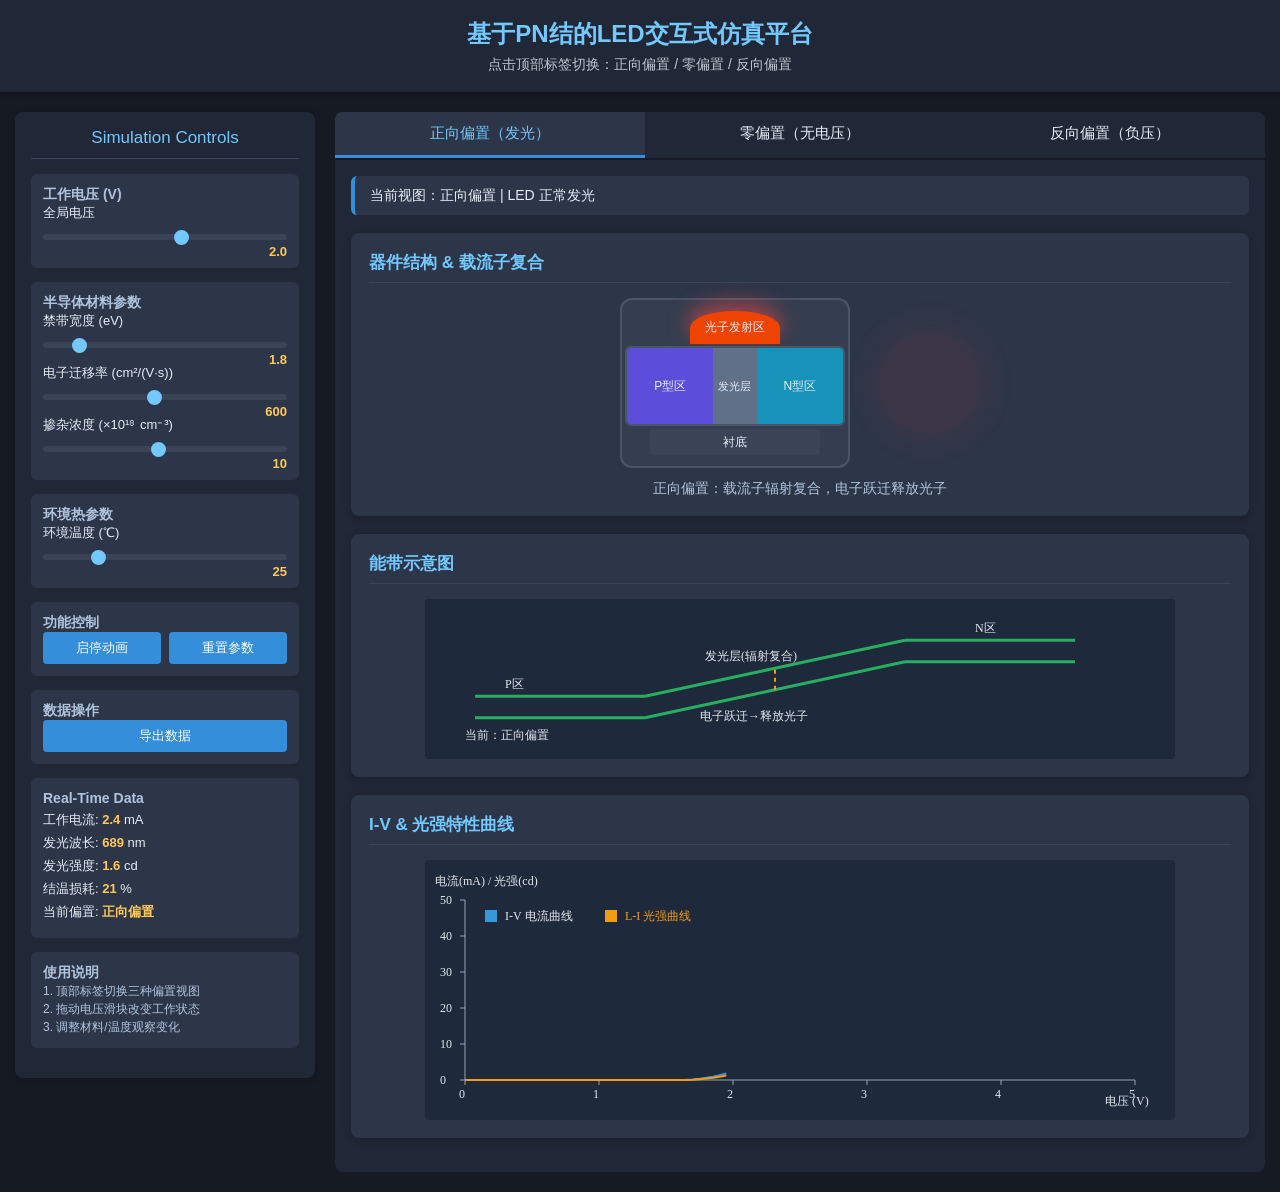
<file: index_backup.html>
<!DOCTYPE html>
<html lang="zh-CN">
<head>
    <meta charset="UTF-8">
    <meta name="viewport" content="width=device-width, initial-scale=1.0">
    <title>LED 偏置状态切换仿真平台</title>
  <link rel="stylesheet" href="./assets/css/style.css">
</head>
<body>
    <header class="page-header">
        <h1>基于PN结的LED交互式仿真平台</h1>
        <p>点击顶部标签切换：正向偏置 / 零偏置 / 反向偏置</p>
    </header>

    <div class="main-container">
        <!-- 左侧全局控制面板 -->
        <aside class="control-sidebar">
            <div class="control-title">Simulation Controls</div>

            <div class="control-group">
                <h3 class="group-title">工作电压 (V)</h3>
                <div class="control-item">
                    <label>全局电压</label>
                    <input type="range" id="volt-slider" min="-2" max="5" step="0.1" value="2.0">
                    <span class="value-show" id="volt-value">2.0</span>
                </div>
            </div>

            <div class="control-group">
                <h3 class="group-title">半导体材料参数</h3>
                <div class="control-item">
                    <label>禁带宽度 (eV)</label>
                    <input type="range" id="band-slider" min="1.6" max="3.2" step="0.05" value="1.8">
                    <span class="value-show" id="band-value">1.8</span>
                </div>
                <div class="control-item">
                    <label>电子迁移率 (cm²/(V·s))</label>
                    <input type="range" id="mobility-e-slider" min="100" max="1200" step="50" value="600">
                    <span class="value-show" id="mobility-e-value">600</span>
                </div>
                <div class="control-item">
                    <label>掺杂浓度 (×10¹⁸ cm⁻³)</label>
                    <input type="range" id="doping-slider" min="1" max="20" step="1" value="10">
                    <span class="value-show" id="doping-value">10</span>
                </div>
            </div>

            <div class="control-group">
                <h3 class="group-title">环境热参数</h3>
                <div class="control-item">
                    <label>环境温度 (℃)</label>
                    <input type="range" id="temp-slider" min="0" max="120" step="1" value="25">
                    <span class="value-show" id="temp-value">25</span>
                </div>
            </div>

            <div class="control-group">
                <h3 class="group-title">功能控制</h3>
                <div class="btn-row">
                    <button id="toggle-animation" class="ctrl-btn">启停动画</button>
                    <button id="reset-btn" class="ctrl-btn">重置参数</button>
                </div>
            </div>

            <div class="control-group">
                <h3 class="group-title">数据操作</h3>
                <div class="btn-row">
                    <button id="export-btn" class="ctrl-btn">导出数据</button>
                </div>
            </div>

            <div class="data-group">
                <h3 class="group-title">Real-Time Data</h3>
                <div class="data-line">工作电流: <span id="current-data">0</span> mA</div>
                <div class="data-line">发光波长: <span id="wave-data">0</span> nm</div>
                <div class="data-line">发光强度: <span id="light-data">0</span> cd</div>
                <div class="data-line">结温损耗: <span id="loss-data">0</span> %</div>
                <div class="data-line">当前偏置: <span id="bias-state">正向偏置</span></div>
            </div>

            <div class="help-group">
                <h3 class="group-title">使用说明</h3>
                <p class="help-text">1. 顶部标签切换三种偏置视图<br>2. 拖动电压滑块改变工作状态<br>3. 调整材料/温度观察变化</p>
            </div>
        </aside>

        <!-- 右侧 Tab 切换主区域 -->
        <div class="tab-main">
            <!-- Tab 导航栏 -->
            <div class="tab-nav">
                <div class="tab-item active" data-tab="tab1">正向偏置（发光）</div>
                <div class="tab-item" data-tab="tab2">零偏置（无电压）</div>
                <div class="tab-item" data-tab="tab3">反向偏置（负压）</div>
            </div>

            <!-- Tab 内容容器 -->
            <div class="tab-content">
                <!-- 页面1：正向偏置 -->
                <div class="tab-panel active" id="tab1">
                    <div class="progress-bar">
                        <span class="progress-text">当前视图：正向偏置 | LED 正常发光</span>
                    </div>
                    <section class="sim-section">
                        <h2 class="section-title">器件结构 & 载流子复合</h2>
                        <div class="sim-content">
                            <div class="led-full-display">
                                <div class="led-package">
                                    <div class="photon-area" id="photon-tab1">光子发射区</div>
                                    <div class="carrier-wrap">
                                        <canvas id="carrier-tab1" width="220" height="80"></canvas>
                                        <div class="led-pn">
                                            <div class="p-area">P型区</div>
                                            <div class="light-layer">发光层</div>
                                            <div class="n-area">N型区</div>
                                        </div>
                                    </div>
                                    <div class="substrate">衬底</div>
                                </div>
                                <div id="led-tab1"></div>
                            </div>
                            <p class="process-desc" id="desc-tab1">正向偏置：载流子辐射复合，释放光子</p>
                        </div>
                    </section>
                    <section class="sim-section">
                        <h2 class="section-title">能带示意图</h2>
                        <div class="sim-content">
                            <canvas id="band-tab1" width="750" height="160"></canvas>
                        </div>
                    </section>
                    <section class="sim-section">
                        <h2 class="section-title">I-V & 光强特性曲线</h2>
                        <div class="sim-content">
                            <canvas id="chart-tab1" width="750" height="260"></canvas>
                        </div>
                    </section>
                </div>

                <!-- 页面2：零偏置 -->
                <div class="tab-panel" id="tab2">
                    <div class="progress-bar">
                        <span class="progress-text">当前视图：零偏置 | 无外加电压</span>
                    </div>
                    <section class="sim-section">
                        <h2 class="section-title">器件结构 & 静态状态</h2>
                        <div class="sim-content">
                            <div class="led-full-display">
                                <div class="led-package">
                                    <div class="photon-area">光子发射区</div>
                                    <div class="carrier-wrap">
                                        <canvas id="carrier-tab2" width="220" height="80"></canvas>
                                        <div class="led-pn">
                                            <div class="p-area">P型区</div>
                                            <div class="light-layer">发光层</div>
                                            <div class="n-area">N型区</div>
                                        </div>
                                    </div>
                                    <div class="substrate">衬底</div>
                                </div>
                                <div class="led-dark"></div>
                            </div>
                            <p class="process-desc" id="desc-tab2">零偏置：能带平直，无电流、无发光</p>
                        </div>
                    </section>
                    <section class="sim-section">
                        <h2 class="section-title">能带示意图</h2>
                        <div class="sim-content">
                            <canvas id="band-tab2" width="750" height="160"></canvas>
                        </div>
                    </section>
                    <section class="sim-section">
                        <h2 class="section-title">I-V & 光强特性曲线</h2>
                        <div class="sim-content">
                            <canvas id="chart-tab2" width="750" height="260"></canvas>
                        </div>
                    </section>
                </div>

                <!-- 页面3：反向偏置 -->
                <div class="tab-panel" id="tab3">
                    <div class="progress-bar">
                        <span class="progress-text">当前视图：反向偏置 | 负压状态</span>
                    </div>
                    <section class="sim-section">
                        <h2 class="section-title">器件结构 & 截止状态</h2>
                        <div class="sim-content">
                            <div class="led-full-display">
                                <div class="led-package">
                                    <div class="photon-area">光子发射区</div>
                                    <div class="carrier-wrap">
                                        <canvas id="carrier-tab3" width="220" height="80"></canvas>
                                        <div class="led-pn">
                                            <div class="p-area">P型区</div>
                                            <div class="light-layer">发光层</div>
                                            <div class="n-area">N型区</div>
                                        </div>
                                    </div>
                                    <div class="substrate">衬底</div>
                                </div>
                                <div class="led-dark"></div>
                            </div>
                            <p class="process-desc" id="desc-tab3">反向偏置：势垒加宽，载流子无法移动</p>
                        </div>
                    </section>
                    <section class="sim-section">
                        <h2 class="section-title">能带示意图</h2>
                        <div class="sim-content">
                            <canvas id="band-tab3" width="750" height="160"></canvas>
                        </div>
                    </section>
                    <section class="sim-section">
                        <h2 class="section-title">I-V & 光强特性曲线</h2>
                        <div class="sim-content">
                            <canvas id="chart-tab3" width="750" height="260"></canvas>
                        </div>
                    </section>
                </div>
            </div>
        </div>
    </div>
 <script src="./assets/js/script.js"></script>
</body>
</html>
</file>
<file: assets/css/style.css>
* {
    margin: 0;
    padding: 0;
    box-sizing: border-box;
    font-family: "Microsoft Yahei", sans-serif;
}

body {
    background-color: #161a23;
    color: #e6edf7;
}

/* 顶部标题 */
.page-header {
    background-color: #202736;
    text-align: center;
    padding: 18px;
    box-shadow: 0 2px 6px #00000040;
}
.page-header h1 {
    font-size: 24px;
    color: #72c8ff;
    margin-bottom: 6px;
}
.page-header p {
    font-size: 14px;
    opacity: 0.8;
}

/* 整体外层布局 */
.main-container {
    display: flex;
    max-width: 1600px;
    margin: 20px auto;
    gap: 20px;
    padding: 0 15px;
}

/* 左侧控制面板 */
.control-sidebar {
    width: 300px;
    background-color: #202736;
    border-radius: 8px;
    padding: 16px;
    box-shadow: 0 2px 8px #00000035;
    position: sticky;
    top: 20px;
    height: fit-content;
}
.control-title {
    font-size: 17px;
    color: #72c8ff;
    text-align: center;
    padding-bottom: 10px;
    border-bottom: 1px solid #3a4456;
    margin-bottom: 15px;
}
.control-group, .data-group, .help-group {
    background-color: #2c3648;
    padding: 12px;
    border-radius: 6px;
    margin-bottom: 14px;
}
.group-title {
    font-size: 14px;
    color: #b0c4de;
    margin-bottom: 10;
}
.control-item {
    margin-bottom: 12px;
}
.control-item label {
    font-size: 13px;
    display: block;
    margin-bottom: 4px;
}
.value-show {
    float: right;
    color: #ffc857;
    font-weight: bold;
    font-size: 13px;
}

/* 滑块样式 */
input[type="range"] {
    width: 100%;
    height: 6px;
    background: #3a4456;
    border-radius: 3px;
    outline: none;
    -webkit-appearance: none;
}
input[type="range"]::-webkit-slider-thumb {
    -webkit-appearance: none;
    width: 15px;
    height: 15px;
    border-radius: 50%;
    background: #72c8ff;
    cursor: pointer;
}

/* 按钮 */
.btn-row {
    display: flex;
    gap: 8px;
}
.ctrl-btn {
    flex: 1;
    border: none;
    background: #348eda;
    color: #fff;
    padding: 7px 0;
    border-radius: 4px;
    cursor: pointer;
    font-size: 13px;
}
.ctrl-btn:hover {
    background: #2878bd;
}

/* 数据、帮助文本 */
.data-line {
    font-size: 13px;
    margin: 5px 0;
}
.data-line span {
    color: #ffc857;
    font-weight: bold;
}
.help-text {
    font-size: 12px;
    color: #b0c4de;
    line-height: 1.5;
}

/* ========== Tab 切换核心样式 ========== */
.tab-main {
    flex: 1;
    display: flex;
    flex-direction: column;
}
/* Tab 导航栏 */
.tab-nav {
    display: flex;
    background-color: #202736;
    border-radius: 8px 8px 0 0;
    overflow: hidden;
    margin-bottom: 2px;
}
.tab-item {
    flex: 1;
    text-align: center;
    padding: 12px 0;
    font-size: 15px;
    cursor: pointer;
    transition: all 0.3s ease;
    border-bottom: 3px solid transparent;
}
.tab-item.active {
    background-color: #2c3648;
    border-bottom: 3px solid #348eda;
    color: #72c8ff;
}
.tab-item:hover {
    background-color: #273040;
}

/* Tab 内容容器 */
.tab-content {
    background-color: #202736;
    border-radius: 0 0 8px 8px;
    padding: 16px;
}
.tab-panel {
    display: none; /* 默认隐藏 */
}
.tab-panel.active {
    display: block; /* 激活显示 */
    animation: fadeIn 0.4s ease;
}
/* 淡入动画 */
@keyframes fadeIn {
    from { opacity: 0; }
    to { opacity: 1; }
}

/* 进度条 */
.progress-bar {
    background: #2c3648;
    padding: 10px 15px;
    border-radius: 6px;
    border-left: 4px #348eda solid;
    margin-bottom: 18px;
}
.progress-text {
    font-size: 14px;
}

/* 仿真卡片通用 */
.sim-section {
    background-color: #2c3648;
    padding: 18px;
    border-radius: 8px;
    box-shadow: 0 2px 8px #00000035;
    margin-bottom: 18px;
}
.section-title {
    font-size: 17px;
    color: #72c8ff;
    padding-bottom: 8px;
    border-bottom: 1px solid #3a4456;
    margin-bottom: 15px;
}
.sim-content {
    display: flex;
    flex-direction: column;
    align-items: center;
}

/* LED 结构 */
.led-full-display {
    display: flex;
    align-items: center;
    gap: 30px;
}
.led-package {
    width: 230px;
    height: 170px;
    border: 2px solid #4a5568;
    border-radius: 12px;
    background: rgba(255,255,255,0.04);
    display: flex;
    flex-direction: column;
    align-items: center;
    justify-content: space-around;
    padding: 10px;
}
.photon-area {
    width: 90px;
    height: 33px;
    border-radius: 50% 50% 0 0;
    background: rgba(255,255,0.05);
    text-align: center;
    line-height: 33px;
    font-size: 12px;
    transition: 0.3s;
}
.carrier-wrap {
    position: relative;
    width: 220px;
    height: 80px;
}
#carrier-tab1, #carrier-tab2, #carrier-tab3 {
    position: absolute;
    top: 0;
    left: 0;
    background: transparent;
}
.led-pn {
    width: 220px;
    height: 80px;
    display: flex;
    border: 2px solid #4a5568;
    border-radius: 6px;
    overflow: hidden;
}
.p-area {
    width: 40%;
    background: #5c4ed8;
    display: flex;
    align-items: center;
    justify-content: center;
    font-size: 12px;
}
.light-layer {
    width: 20%;
    background: #607088;
    display: flex;
    align-items: center;
    justify-content: center;
    font-size: 11px;
}
.n-area {
    width: 40%;
    background: #1792b8;
    display: flex;
    align-items: center;
    justify-content: center;
    font-size: 12px;
}
.substrate {
    width: 170px;
    height: 26px;
    background: #3a4456;
    border-radius: 4px;
    text-align: center;
    line-height: 26px;
    font-size: 12px;
}

/* LED 灯体 */
.led-dark {
    width: 100px;
    height: 100px;
    border-radius: 50%;
    background: #111;
    opacity: 0.2;
}
#led-tab1 {
    width: 100px;
    height: 100px;
    border-radius: 50%;
    background: #111;
    transition: 0.3s;
}

.process-desc {
    margin-top: 12px;
    font-size: 14px;
    color: #b0c4de;
}

/* 画布统一样式 */
canvas {
    display: block;
    background: #1e293b;
    border-radius: 4px;
}
</file>
